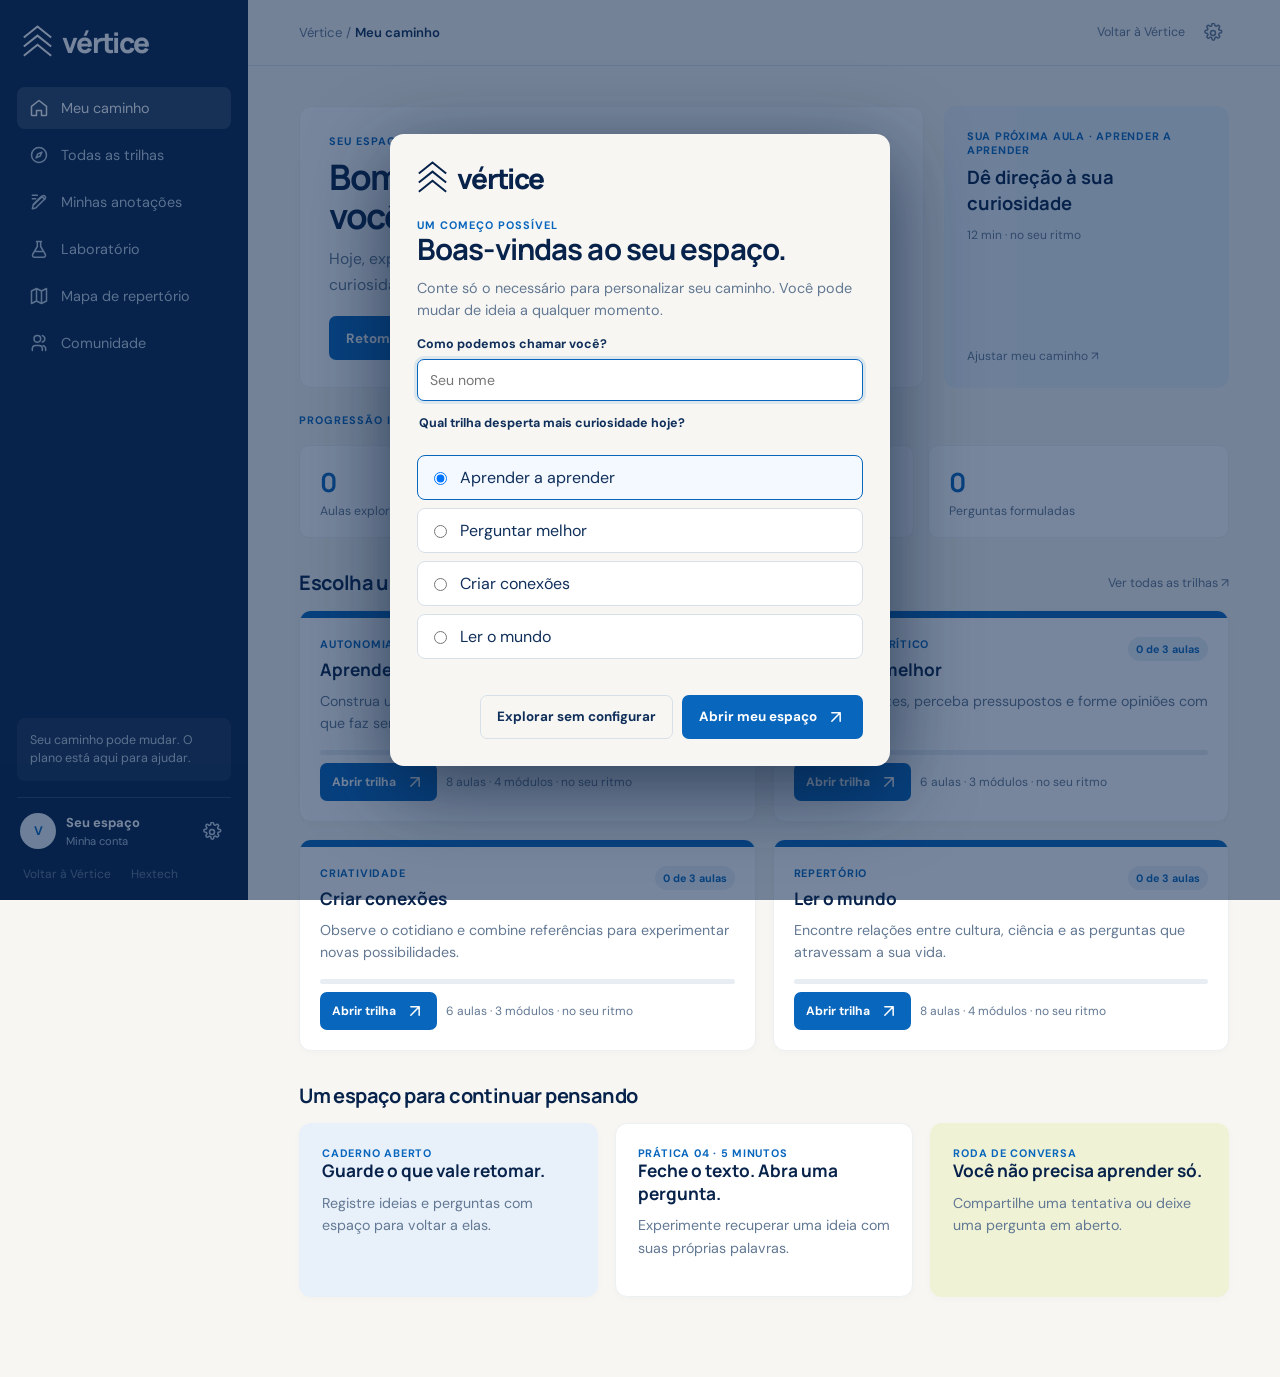
<file: vertice-app.html>
<!DOCTYPE html>
<html lang="pt-BR">
<head>
  <meta charset="UTF-8">
  <meta name="viewport" content="width=device-width, initial-scale=1.0">
  <meta name="theme-color" content="#08234b">
  <meta name="description" content="Seu espaço de aprendizagem Vértice: trilhas, práticas, caderno aberto e comunidade para aprender no seu ritmo.">
  <title>Meu espaço — Vértice</title>
  <link rel="preconnect" href="https://fonts.googleapis.com">
  <link rel="preconnect" href="https://fonts.gstatic.com" crossorigin>
  <link href="https://fonts.googleapis.com/css2?family=DM+Sans:wght@400;500;600;700&family=Manrope:wght@400;500;600;700;800&display=swap" rel="stylesheet">
  <link rel="stylesheet" href="vertice-app/styles.css">
  <script type="module" src="vertice-app/app.js"></script>
</head>
<body>
  <div id="app" aria-live="polite"></div>
  <div id="modal-root"></div>
</body>
</html>
</file>
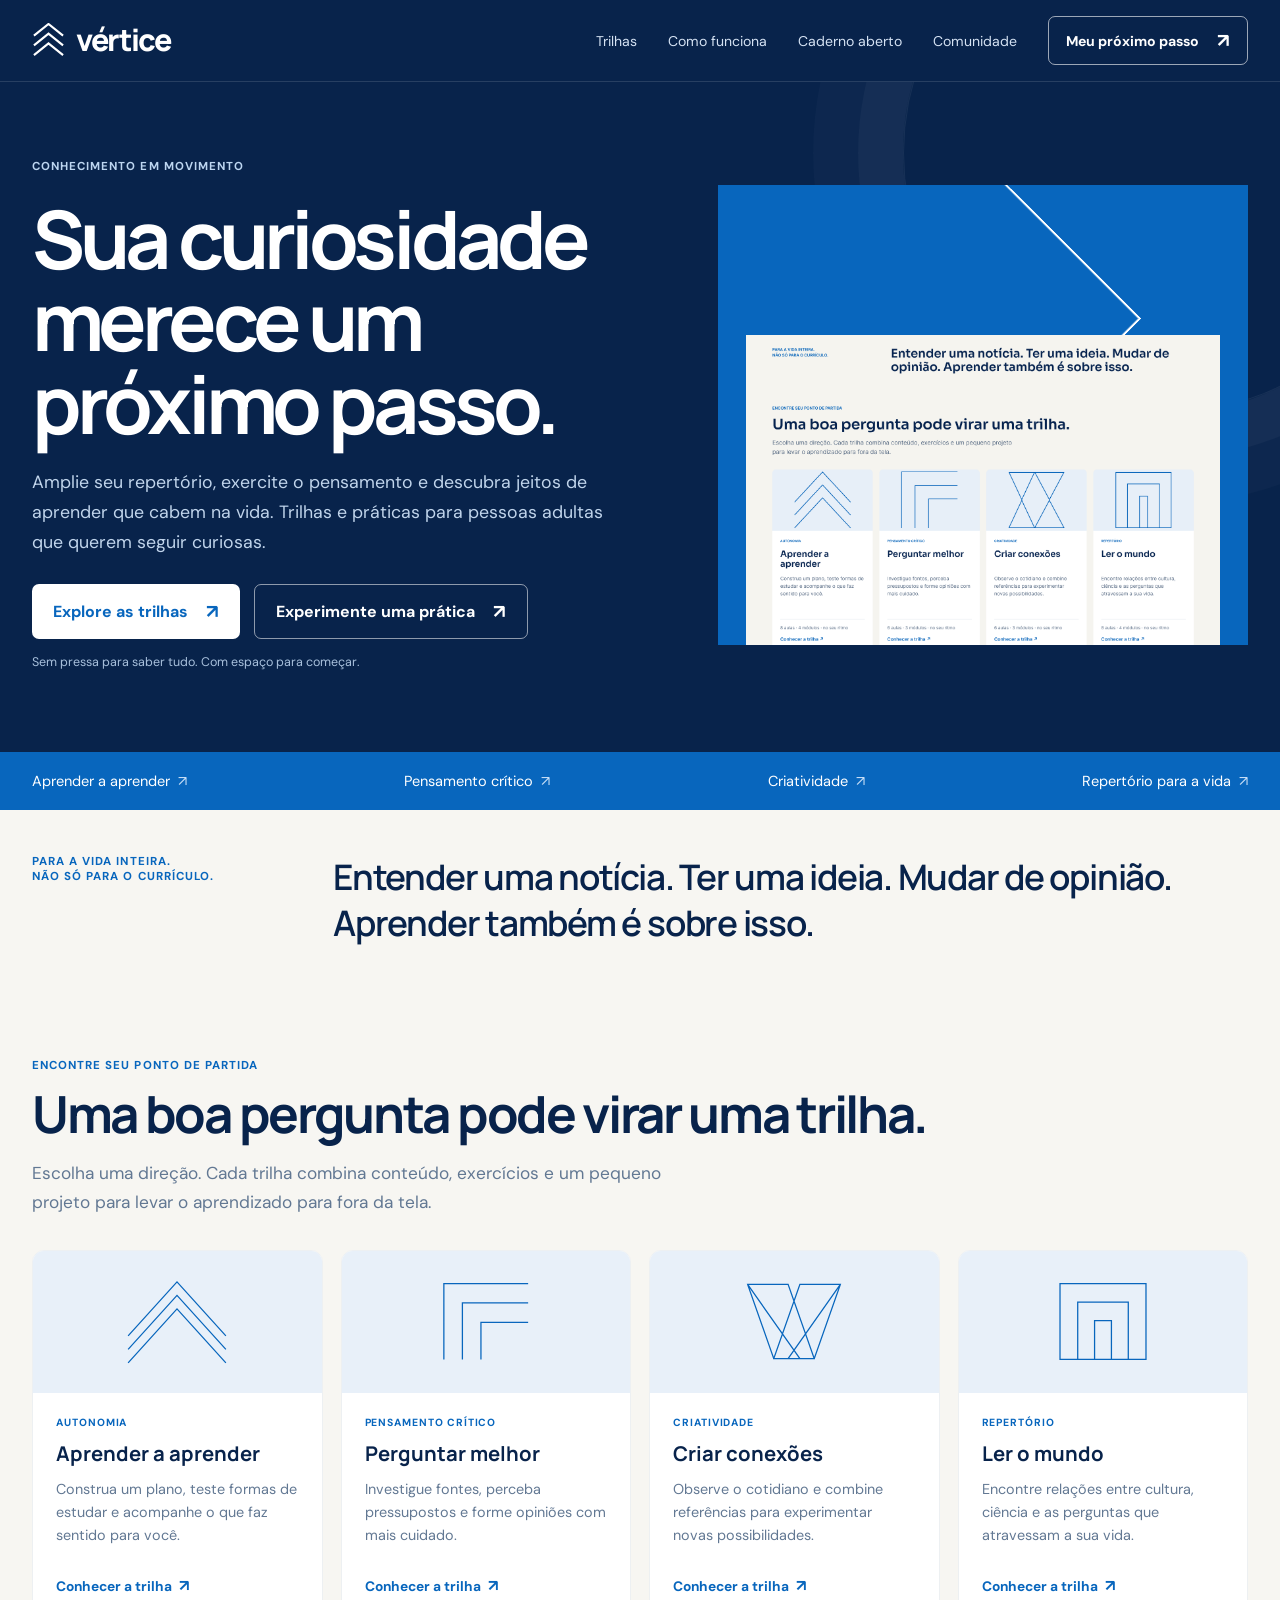
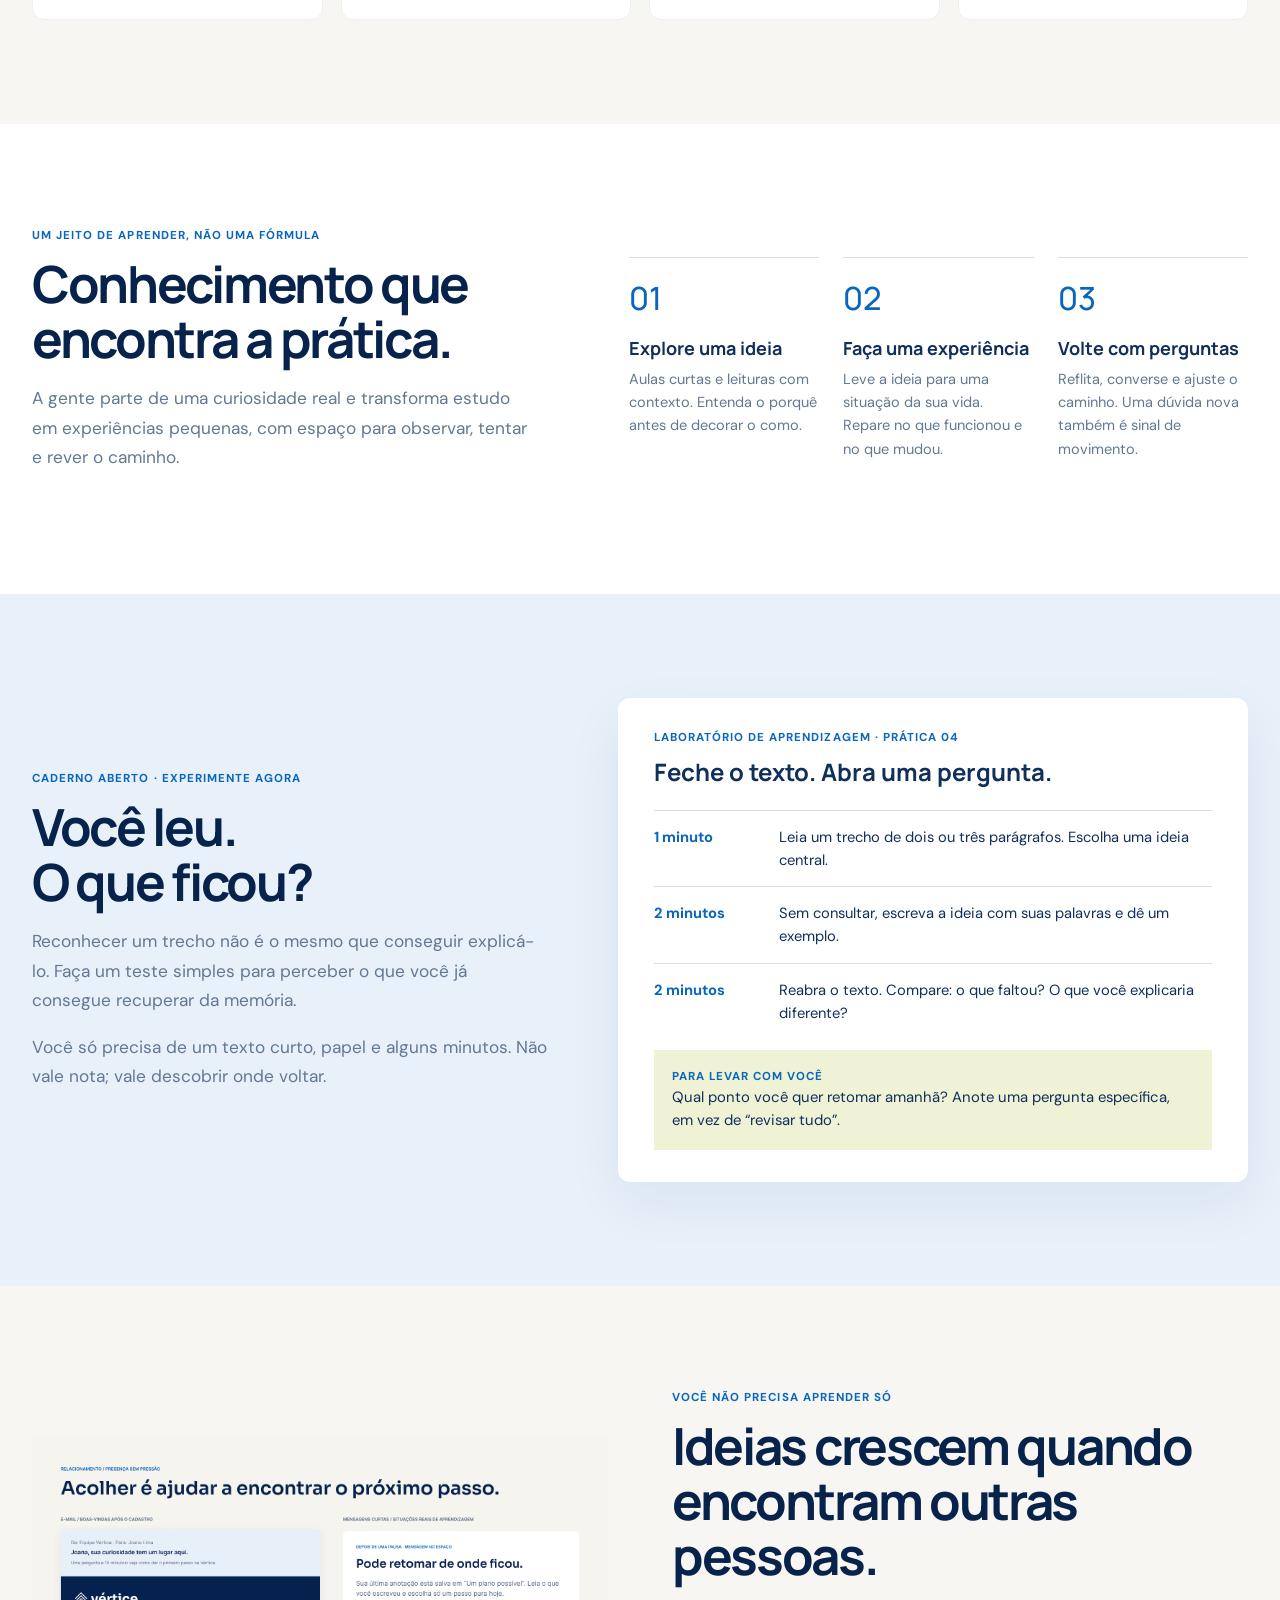
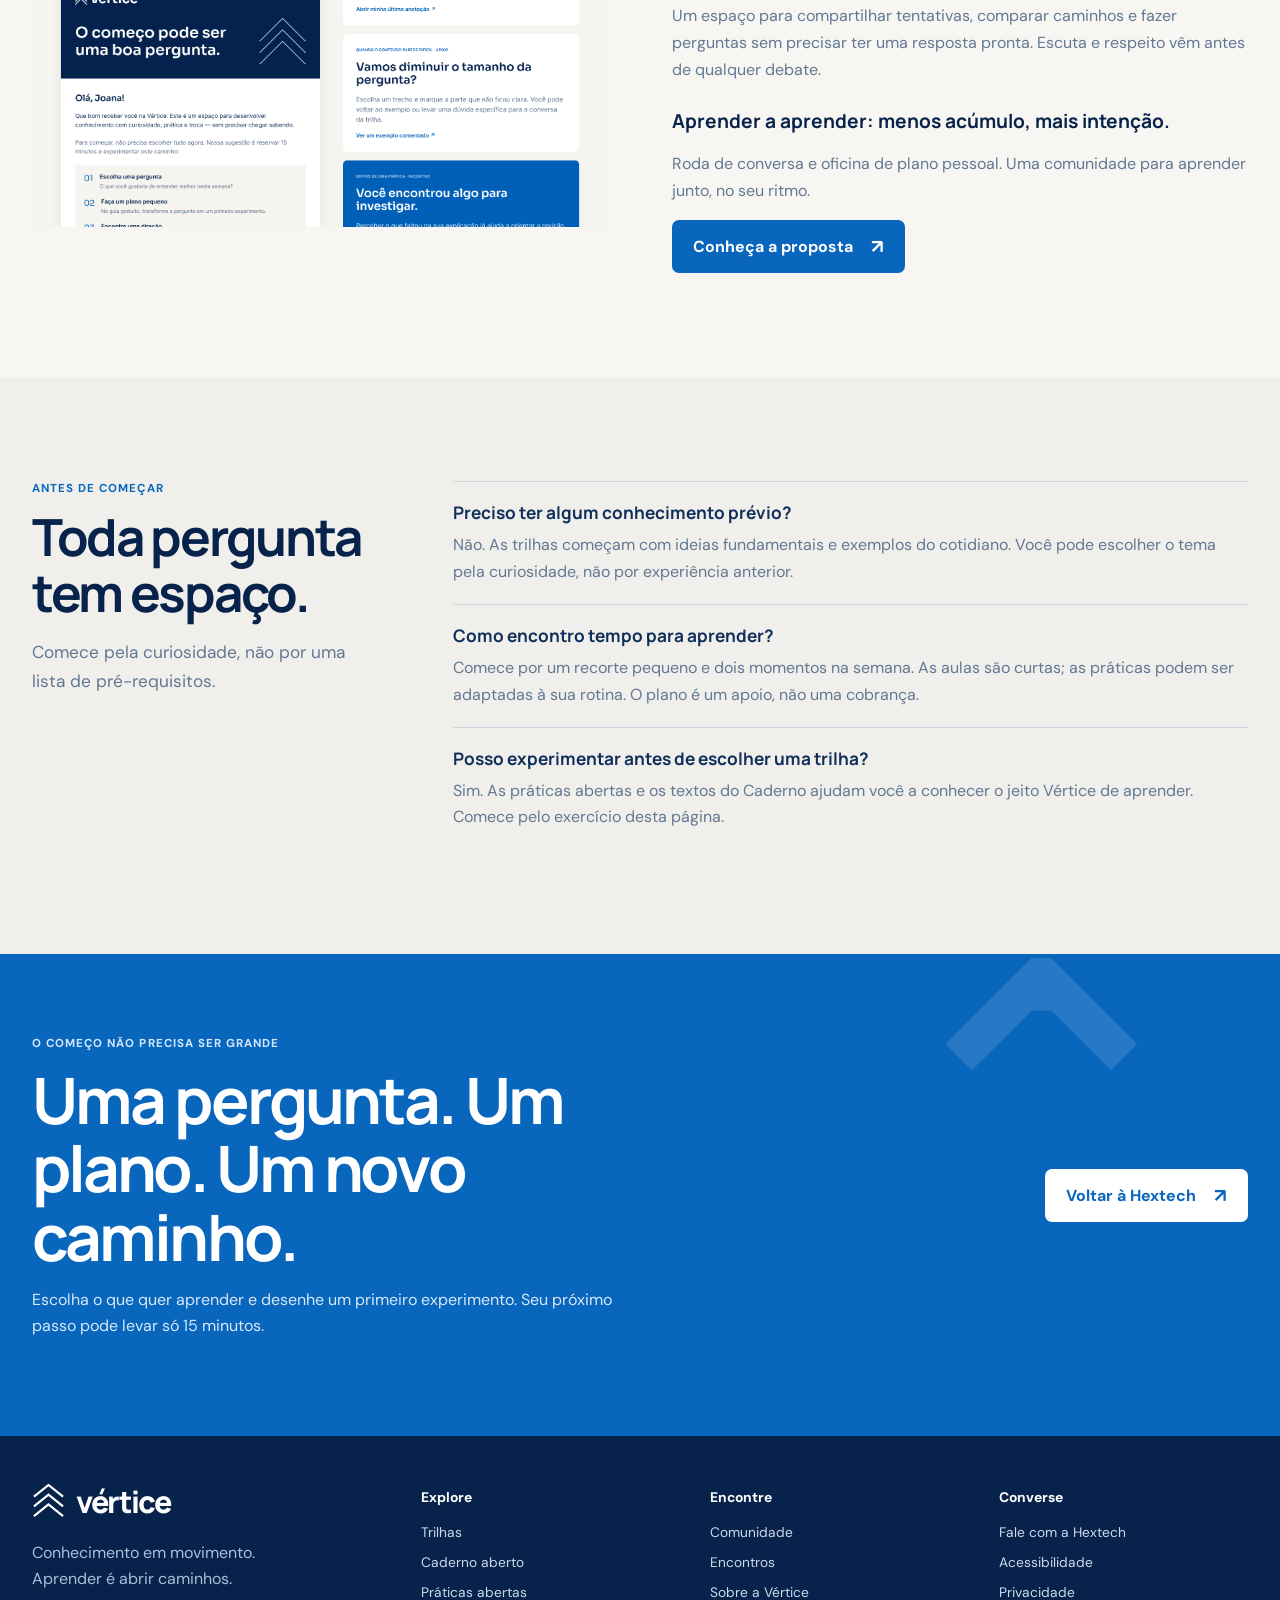
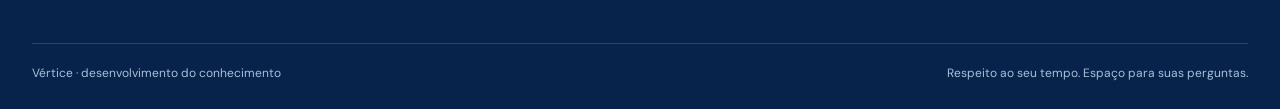
<file: vertice.html>
<!DOCTYPE html>
<html lang="pt-BR">
<head>
  <meta charset="UTF-8">
  <meta name="viewport" content="width=device-width, initial-scale=1.0">
  <meta name="theme-color" content="#08234b">
  <meta name="description" content="Vértice: conhecimento em movimento. Trilhas e práticas para pessoas adultas que querem seguir curiosas e aprender por toda a vida.">
  <title>Vértice — Conhecimento em movimento</title>
  <link rel="preconnect" href="https://fonts.googleapis.com">
  <link rel="preconnect" href="https://fonts.gstatic.com" crossorigin>
  <link href="https://fonts.googleapis.com/css2?family=DM+Sans:wght@400;500;600;700&family=Manrope:wght@400;500;600;700;800&display=swap" rel="stylesheet">
  <style>
    :root{--navy:#08234b;--blue:#0866bd;--blue-dark:#0757a7;--ice:#e8f0f9;--paper:#f7f6f2;--ink:#102f5b;--muted:#627893;--line:#d7e0e9;--white:#fff;--lime:#eff2d5;--width:1240px}
    *{box-sizing:border-box}html{scroll-behavior:smooth;scroll-padding-top:86px}body{margin:0;background:var(--paper);color:var(--ink);font-family:'DM Sans',sans-serif;-webkit-font-smoothing:antialiased}a{color:inherit;text-decoration:none}button{font:inherit}.wrap{width:min(var(--width),calc(100% - 64px));margin-inline:auto}.eyebrow{font-size:.72rem;text-transform:uppercase;letter-spacing:.09em;color:var(--blue);font-weight:700}.section{padding:104px 0}.section-title{font:700 clamp(2.15rem,4vw,3.5rem)/1.08 'Manrope',sans-serif;letter-spacing:-.045em;margin:13px 0 18px;color:var(--navy)}.section-intro{font-size:1.08rem;line-height:1.7;color:var(--muted);max-width:670px}.brand{display:inline-flex;align-items:center;gap:11px;color:var(--navy);font:800 1.9rem/1 'Manrope',sans-serif;letter-spacing:-.06em}.brand-mark{width:33px;height:35px;display:block}.brand-light{color:white}.nav{height:82px;background:var(--navy);color:white;position:sticky;top:0;z-index:20;border-bottom:1px solid #ffffff20}.nav-inner{height:100%;display:flex;align-items:center;justify-content:space-between}.nav-links{display:flex;align-items:center;gap:31px;font-size:.88rem;color:#d5e2f3}.nav-links a:hover{color:white}.nav-cta,.button{display:inline-flex;align-items:center;justify-content:center;gap:18px;padding:14px 21px;border-radius:7px;background:var(--white);color:var(--blue);font-weight:700;transition:transform .2s,background .2s}.nav-cta{border:1px solid #fff9;background:transparent;color:white;padding:11px 17px}.button:hover,.nav-cta:hover{transform:translateY(-2px)}.button-blue{background:var(--blue);color:white}.button-outline{background:transparent;color:white;border:1px solid #ffffff8a}.arrow{font-size:1.2rem}.hero{background:var(--navy);color:white;padding:77px 0 82px;overflow:hidden;position:relative}.hero:after{content:"";position:absolute;width:520px;height:520px;border:1px solid #ffffff10;border-radius:50%;right:-145px;top:-190px;box-shadow:0 0 0 45px #ffffff08,0 0 0 90px #ffffff05}.hero-grid{display:grid;grid-template-columns:1.08fr .92fr;gap:64px;align-items:center;position:relative;z-index:1}.hero-copy{max-width:610px}.hero .eyebrow{color:#bdd6f1}.hero h1{font:700 clamp(3.3rem,6.3vw,6rem)/1.02 'Manrope',sans-serif;letter-spacing:-.06em;margin:23px 0}.hero p{font-size:1.11rem;line-height:1.7;color:#c0d4eb;max-width:585px}.hero-actions{display:flex;gap:14px;flex-wrap:wrap;margin:27px 0 15px}.hero-note{font-size:.78rem;color:#a8c0dc}.hero-art{background:var(--blue);min-height:460px;display:flex;align-items:flex-end;justify-content:center;padding:28px 28px 0;position:relative;overflow:hidden}.hero-art:before{content:"";position:absolute;left:50%;top:23px;width:220px;height:220px;transform:translateX(-50%) rotate(45deg);border:1px solid #ffffffb0;border-left:0;border-bottom:0;box-shadow:10px -10px 0 -9px white,20px -20px 0 -19px white,30px -30px 0 -29px white,40px -40px 0 -39px white,50px -50px 0 -49px white,60px -60px 0 -59px white,70px -70px 0 -69px white}.hero-art img{width:100%;height:310px;object-fit:cover;object-position:50% 18%;position:relative;z-index:1;border:0}.ticker{background:var(--blue);color:white}.ticker-inner{display:flex;justify-content:space-between;gap:25px;align-items:center;min-height:58px;font-size:.91rem;white-space:nowrap;overflow:auto}.ticker span:after{content:'↗';margin-left:8px;color:#c8dff7}.intro-band{display:grid;grid-template-columns:.28fr 1fr;gap:45px;align-items:start;padding:44px 0 74px}.intro-band p{font:600 clamp(1.5rem,3vw,2.2rem)/1.3 'Manrope',sans-serif;letter-spacing:-.035em;margin:0;color:var(--navy)}.tracks{padding-top:38px}.track-grid{display:grid;grid-template-columns:repeat(4,1fr);gap:18px;margin-top:32px}.track{background:white;border-radius:12px;overflow:hidden;display:flex;flex-direction:column;min-height:370px;border:1px solid #edf0f2}.track-art{height:142px;background:var(--ice);display:grid;place-items:center;color:var(--blue)}.track-art svg{width:118px;height:95px;stroke:currentColor;stroke-width:1.5;fill:none}.track-body{padding:23px;display:flex;flex:1;flex-direction:column}.track .eyebrow{font-size:.65rem}.track h3{font:700 1.27rem/1.24 'Manrope',sans-serif;color:var(--navy);margin:12px 0}.track p{color:var(--muted);font-size:.9rem;line-height:1.6;margin:0 0 22px}.track a{margin-top:auto;color:var(--blue);font-weight:700;font-size:.86rem}.track a span{font-size:1rem;margin-left:4px}.method{background:white}.method-grid{display:grid;grid-template-columns:.9fr 1.1fr;gap:90px;align-items:center}.steps{display:grid;grid-template-columns:repeat(3,1fr);gap:24px}.step{border-top:1px solid var(--line);padding-top:18px}.step-no{font:500 2rem 'Manrope',sans-serif;color:var(--blue)}.step h3{font:700 1.13rem 'Manrope',sans-serif;margin:16px 0 8px}.step p{color:var(--muted);line-height:1.6;font-size:.91rem;margin:0}.practice{background:var(--ice)}.practice-grid{display:grid;grid-template-columns:.9fr 1.1fr;gap:70px;align-items:center}.practice-copy h2{font-size:clamp(2.4rem,4vw,4.2rem)}.practice-card{background:white;padding:32px 36px;border-radius:12px;box-shadow:0 20px 55px #173d6710}.practice-card h3{font:700 1.5rem 'Manrope',sans-serif;margin:10px 0 22px}.prompt{padding:15px 0;border-top:1px solid var(--line);display:grid;grid-template-columns:110px 1fr;gap:15px;line-height:1.55;font-size:.92rem}.prompt strong{color:var(--blue)}.practice-question{margin-top:10px;padding:18px;background:var(--lime);line-height:1.55;font-size:.93rem}.community-grid{display:grid;grid-template-columns:1fr 1fr;gap:64px;align-items:center}.community-image{height:390px;background:var(--navy);overflow:hidden;position:relative}.community-image img{width:100%;height:100%;object-fit:cover;object-position:top}.community-copy h2{font-size:clamp(2.3rem,4vw,3.5rem)}.community-copy p{line-height:1.7;color:var(--muted)}.community-copy .small-heading{font:700 1.2rem 'Manrope',sans-serif;color:var(--navy);margin-top:25px}.faq{background:#f0efeb}.faq-grid{display:grid;grid-template-columns:.6fr 1.4fr;gap:80px}.faq-item{padding:19px 0;border-top:1px solid #cdd6df}.faq-item h3{font:700 1.08rem 'Manrope',sans-serif;margin:0 0 8px}.faq-item p{margin:0;color:var(--muted);line-height:1.65}.final-cta{background:var(--blue);color:white;padding:82px 0;position:relative;overflow:hidden}.final-cta .wrap{display:flex;justify-content:space-between;align-items:center;gap:50px;position:relative;z-index:1}.final-cta h2{font:700 clamp(2.3rem,5vw,4rem)/1.07 'Manrope',sans-serif;letter-spacing:-.045em;max-width:690px;margin:15px 0}.final-cta p{color:#d7e8fb;max-width:600px;line-height:1.6}.final-cta:after{content:"⌃";font:200 28rem/1 'Manrope',sans-serif;color:#ffffff20;position:absolute;right:4%;top:-64px}.footer{background:var(--navy);color:#ccdaeb;padding:48px 0 28px}.footer-grid{display:grid;grid-template-columns:1.4fr 1fr 1fr 1fr;gap:40px}.footer p{color:#a9bfda;line-height:1.6;max-width:300px}.footer h3{font-size:.87rem;color:white;margin:4px 0 17px}.footer-links{display:grid;gap:12px;font-size:.86rem}.footer-links a:hover{color:white}.footer-bottom{display:flex;justify-content:space-between;gap:20px;border-top:1px solid #ffffff24;margin-top:35px;padding-top:21px;font-size:.75rem;color:#a9bfda}
    @media(max-width:900px){.hero-grid,.method-grid,.practice-grid,.community-grid{grid-template-columns:1fr;gap:40px}.hero-art{min-height:370px}.hero-art img{height:260px}.track-grid{grid-template-columns:repeat(2,1fr)}.intro-band{grid-template-columns:1fr;gap:18px}.method-grid{gap:36px}.faq-grid{grid-template-columns:1fr;gap:20px}.footer-grid{grid-template-columns:repeat(2,1fr)}.final-cta .wrap{align-items:flex-start;flex-direction:column}.nav-links{gap:15px}}
    @media(max-width:620px){.wrap{width:min(var(--width),calc(100% - 38px))}.nav{height:70px}.brand{font-size:1.65rem}.nav-links a:not(.nav-cta){display:none}.nav-links{gap:0}.hero{padding:58px 0 56px}.hero h1{font-size:3.25rem}.hero-grid{gap:34px}.hero-art{min-height:310px;padding:25px 18px 0}.hero-art img{height:220px}.ticker-inner{justify-content:flex-start;min-height:51px}.section{padding:76px 0}.track-grid{grid-template-columns:1fr}.track{min-height:0}.track-art{height:125px}.steps{grid-template-columns:1fr;gap:20px}.step{display:grid;grid-template-columns:52px 1fr;column-gap:14px}.step-no{grid-row:span 2}.step h3{margin:3px 0 6px}.step p{grid-column:2}.practice-card{padding:24px 20px}.prompt{grid-template-columns:82px 1fr}.community-image{height:280px}.footer-grid{grid-template-columns:1fr 1fr;gap:30px 20px}.footer-grid>div:first-child{grid-column:1/-1}.footer-bottom{flex-direction:column}.hero-actions .button{width:100%}}
  </style>
</head>
<body>
  <header class="nav">
    <div class="wrap nav-inner">
      <a class="brand brand-light" href="#inicio" aria-label="Vértice, início">
        <svg class="brand-mark" viewBox="0 0 34 36" aria-hidden="true"><path d="M2 13 17 1l15 12M2 23 17 11l15 12M2 33 17 21l15 12" fill="none" stroke="currentColor" stroke-width="2.2"/></svg> vértice
      </a>
      <nav class="nav-links" aria-label="Navegação principal">
        <a href="#trilhas">Trilhas</a><a href="#metodo">Como funciona</a><a href="#caderno">Caderno aberto</a><a href="#comunidade">Comunidade</a>
        <a class="nav-cta" href="vertice-app.html#inicio">Meu próximo passo <span class="arrow">↗</span></a>
      </nav>
    </div>
  </header>
  <main>
    <section class="hero" id="inicio">
      <div class="wrap hero-grid">
        <div class="hero-copy">
          <div class="eyebrow">Conhecimento em movimento</div>
          <h1>Sua curiosidade merece um próximo passo.</h1>
          <p>Amplie seu repertório, exercite o pensamento e descubra jeitos de aprender que cabem na vida. Trilhas e práticas para pessoas adultas que querem seguir curiosas.</p>
          <div class="hero-actions"><a class="button" href="vertice-app.html#trilhas">Explore as trilhas <span class="arrow">↗</span></a><a class="button button-outline" href="vertice-app.html#laboratorio">Experimente uma prática <span class="arrow">↗</span></a></div>
          <div class="hero-note">Sem pressa para saber tudo. Com espaço para começar.</div>
        </div>
        <div class="hero-art"><img src="Vértice — Descubra novos caminhos.png" alt="Composição da identidade Vértice com trilhas, prática e aprendizagem"></div>
      </div>
    </section>
    <div class="ticker"><div class="wrap ticker-inner"><span>Aprender a aprender</span><span>Pensamento crítico</span><span>Criatividade</span><span>Repertório para a vida</span></div></div>
    <section class="wrap intro-band" aria-label="Sobre a Vértice"><div class="eyebrow">Para a vida inteira.<br>Não só para o currículo.</div><p>Entender uma notícia. Ter uma ideia. Mudar de opinião. Aprender também é sobre isso.</p></section>
    <section class="section tracks" id="trilhas">
      <div class="wrap">
        <div class="eyebrow">Encontre seu ponto de partida</div><h2 class="section-title">Uma boa pergunta pode virar uma trilha.</h2>
        <p class="section-intro">Escolha uma direção. Cada trilha combina conteúdo, exercícios e um pequeno projeto para levar o aprendizado para fora da tela.</p>
        <div class="track-grid">
          <article class="track"><div class="track-art"><svg viewBox="0 0 140 100" aria-hidden="true"><path d="M12 83 70 19l58 64M12 99 70 35l58 64M12 67 70 3l58 64"/></svg></div><div class="track-body"><div class="eyebrow">Autonomia</div><h3>Aprender a aprender</h3><p>Construa um plano, teste formas de estudar e acompanhe o que faz sentido para você.</p><a href="vertice-app.html#trilha/aprender-a-aprender">Conhecer a trilha <span>↗</span></a></div></article>
          <article class="track"><div class="track-art"><svg viewBox="0 0 140 100" aria-hidden="true"><path d="M20 95V5h100M42 95V28h78M64 95V51h56"/></svg></div><div class="track-body"><div class="eyebrow">Pensamento crítico</div><h3>Perguntar melhor</h3><p>Investigue fontes, perceba pressupostos e forme opiniões com mais cuidado.</p><a href="vertice-app.html#trilha/perguntar-melhor">Conhecer a trilha <span>↗</span></a></div></article>
          <article class="track"><div class="track-art"><svg viewBox="0 0 140 100" aria-hidden="true"><path d="M15 6h48l31 88H46L15 6Zm110 0H77L46 94h48l31-88ZM15 6l62 88M125 6 63 94"/></svg></div><div class="track-body"><div class="eyebrow">Criatividade</div><h3>Criar conexões</h3><p>Observe o cotidiano e combine referências para experimentar novas possibilidades.</p><a href="vertice-app.html#trilha/criar-conexoes">Conhecer a trilha <span>↗</span></a></div></article>
          <article class="track"><div class="track-art"><svg viewBox="0 0 140 100" aria-hidden="true"><path d="M19 95V5h102v90H19Zm21 0V27h60v68H40Zm20 0V49h20v46H60Z"/></svg></div><div class="track-body"><div class="eyebrow">Repertório</div><h3>Ler o mundo</h3><p>Encontre relações entre cultura, ciência e as perguntas que atravessam a sua vida.</p><a href="vertice-app.html#trilha/ler-o-mundo">Conhecer a trilha <span>↗</span></a></div></article>
        </div>
      </div>
    </section>
    <section class="section method" id="metodo">
      <div class="wrap method-grid">
        <div><div class="eyebrow">Um jeito de aprender, não uma fórmula</div><h2 class="section-title">Conhecimento que encontra a prática.</h2><p class="section-intro">A gente parte de uma curiosidade real e transforma estudo em experiências pequenas, com espaço para observar, tentar e rever o caminho.</p></div>
        <div class="steps"><article class="step"><div class="step-no">01</div><h3>Explore uma ideia</h3><p>Aulas curtas e leituras com contexto. Entenda o porquê antes de decorar o como.</p></article><article class="step"><div class="step-no">02</div><h3>Faça uma experiência</h3><p>Leve a ideia para uma situação da sua vida. Repare no que funcionou e no que mudou.</p></article><article class="step"><div class="step-no">03</div><h3>Volte com perguntas</h3><p>Reflita, converse e ajuste o caminho. Uma dúvida nova também é sinal de movimento.</p></article></div>
      </div>
    </section>
    <section class="section practice" id="caderno">
      <div class="wrap practice-grid">
        <div class="practice-copy"><div class="eyebrow">Caderno aberto · experimente agora</div><h2 class="section-title">Você leu.<br>O que ficou?</h2><p class="section-intro">Reconhecer um trecho não é o mesmo que conseguir explicá-lo. Faça um teste simples para perceber o que você já consegue recuperar da memória.</p><p class="section-intro">Você só precisa de um texto curto, papel e alguns minutos. Não vale nota; vale descobrir onde voltar.</p></div>
        <div class="practice-card"><div class="eyebrow">Laboratório de aprendizagem · prática 04</div><h3>Feche o texto. Abra uma pergunta.</h3><div class="prompt"><strong>1 minuto</strong><span>Leia um trecho de dois ou três parágrafos. Escolha uma ideia central.</span></div><div class="prompt"><strong>2 minutos</strong><span>Sem consultar, escreva a ideia com suas palavras e dê um exemplo.</span></div><div class="prompt"><strong>2 minutos</strong><span>Reabra o texto. Compare: o que faltou? O que você explicaria diferente?</span></div><div class="practice-question"><div class="eyebrow">Para levar com você</div>Qual ponto você quer retomar amanhã? Anote uma pergunta específica, em vez de “revisar tudo”.</div></div>
      </div>
    </section>
    <section class="section" id="comunidade">
      <div class="wrap community-grid">
        <div class="community-image"><img src="Vértice — Relacionamento e acolhimento.png" alt="Peça de comunicação da Vértice sobre acolhimento e aprendizagem em comunidade"></div>
        <div class="community-copy"><div class="eyebrow">Você não precisa aprender só</div><h2 class="section-title">Ideias crescem quando encontram outras pessoas.</h2><p>Um espaço para compartilhar tentativas, comparar caminhos e fazer perguntas sem precisar ter uma resposta pronta. Escuta e respeito vêm antes de qualquer debate.</p><div class="small-heading">Aprender a aprender: menos acúmulo, mais intenção.</div><p>Roda de conversa e oficina de plano pessoal. Uma comunidade para aprender junto, no seu ritmo.</p><a class="button button-blue" href="vertice-app.html#comunidade">Conheça a proposta <span class="arrow">↗</span></a></div>
      </div>
    </section>
    <section class="section faq"><div class="wrap faq-grid"><div><div class="eyebrow">Antes de começar</div><h2 class="section-title">Toda pergunta tem espaço.</h2><p class="section-intro">Comece pela curiosidade, não por uma lista de pré-requisitos.</p></div><div><article class="faq-item"><h3>Preciso ter algum conhecimento prévio?</h3><p>Não. As trilhas começam com ideias fundamentais e exemplos do cotidiano. Você pode escolher o tema pela curiosidade, não por experiência anterior.</p></article><article class="faq-item"><h3>Como encontro tempo para aprender?</h3><p>Comece por um recorte pequeno e dois momentos na semana. As aulas são curtas; as práticas podem ser adaptadas à sua rotina. O plano é um apoio, não uma cobrança.</p></article><article class="faq-item"><h3>Posso experimentar antes de escolher uma trilha?</h3><p>Sim. As práticas abertas e os textos do Caderno ajudam você a conhecer o jeito Vértice de aprender. Comece pelo exercício desta página.</p></article></div></div></section>
    <section class="final-cta" id="comecar"><div class="wrap"><div><div class="eyebrow" style="color:#d5e8ff">O começo não precisa ser grande</div><h2>Uma pergunta. Um plano. Um novo caminho.</h2><p>Escolha o que quer aprender e desenhe um primeiro experimento. Seu próximo passo pode levar só 15 minutos.</p></div><a class="button" href="index.html" aria-label="Voltar ao site da Hextech">Voltar à Hextech <span class="arrow">↗</span></a></div></section>
  </main>
  <footer class="footer"><div class="wrap"><div class="footer-grid"><div><a class="brand brand-light" href="#inicio"><svg class="brand-mark" viewBox="0 0 34 36" aria-hidden="true"><path d="M2 13 17 1l15 12M2 23 17 11l15 12M2 33 17 21l15 12" fill="none" stroke="currentColor" stroke-width="2.2"/></svg> vértice</a><p>Conhecimento em movimento.<br>Aprender é abrir caminhos.</p></div><div><h3>Explore</h3><div class="footer-links"><a href="#trilhas">Trilhas</a><a href="#caderno">Caderno aberto</a><a href="#caderno">Práticas abertas</a></div></div><div><h3>Encontre</h3><div class="footer-links"><a href="#comunidade">Comunidade</a><a href="#comunidade">Encontros</a><a href="#metodo">Sobre a Vértice</a></div></div><div><h3>Converse</h3><div class="footer-links"><a href="index.html#contato">Fale com a Hextech</a><a href="#comecar">Acessibilidade</a><a href="index.html#contato">Privacidade</a></div></div></div><div class="footer-bottom"><span>Vértice · desenvolvimento do conhecimento</span><span>Respeito ao seu tempo. Espaço para suas perguntas.</span></div></div></footer>
</body>
</html>
</file>
<file: vertice-app/styles.css>
:root{--navy:#08234b;--blue:#0866bd;--blue-dark:#0757a7;--ice:#e8f0f9;--paper:#f7f6f2;--white:#ffffff;--ink:#102f5b;--muted:#627893;--line:#d7e0e9;--lime:#eff2d5;--font-title:'Manrope',sans-serif;--font-body:'DM Sans',sans-serif;--sidebar:248px;--radius:12px;--shadow:0 12px 34px rgba(8,35,75,.07)}
*{box-sizing:border-box}html{scroll-behavior:smooth}body{margin:0;background:var(--paper);color:var(--ink);font-family:var(--font-body);-webkit-font-smoothing:antialiased}button,input,textarea,select{font:inherit}button,a{-webkit-tap-highlight-color:transparent}a{color:inherit;text-decoration:none}button{color:inherit}.icon{width:20px;height:20px;display:inline-block;vertical-align:middle;fill:none;stroke:currentColor;stroke-width:1.8;stroke-linecap:round;stroke-linejoin:round}.shell{min-height:100vh}.sidebar{position:fixed;inset:0 auto 0 0;width:var(--sidebar);background:var(--navy);color:white;display:flex;flex-direction:column;padding:25px 17px 18px;z-index:20}.logo{display:inline-flex;align-items:center;gap:9px;font:800 1.75rem/1 var(--font-title);letter-spacing:-.06em;color:white;padding:0 5px 28px}.logo svg{width:31px;height:34px}.side-nav{display:grid;gap:5px}.nav-link{display:flex;align-items:center;gap:12px;padding:11px 12px;border-radius:8px;color:#bfd0e3;font-size:.9rem;transition:background .16s,color .16s}.nav-link:hover,.nav-link.active{background:#e8f0f91c;color:#fff}.nav-link.active{background:#e8f0f926}.side-spacer{flex:1}.side-note{font-size:.78rem;line-height:1.5;color:#c1d0e1;background:#ffffff10;padding:13px;border-radius:8px;margin-bottom:16px}.profile-row{border-top:1px solid #ffffff27;padding:15px 3px 1px;display:flex;align-items:center;gap:10px}.avatar{width:36px;height:36px;display:grid;place-items:center;border-radius:50%;background:var(--ice);color:var(--blue);font-weight:700;font-size:.78rem;flex:none}.profile-row strong{display:block;font-size:.81rem;color:#fff}.profile-row small{display:block;color:#aabed5;margin-top:3px;font-size:.7rem}.profile-settings{margin-left:auto;border:0;background:none;color:#c3d3e5;padding:6px;cursor:pointer;border-radius:6px}.profile-settings:hover{background:#ffffff17;color:#fff}.app-main{margin-left:var(--sidebar);min-height:100vh}.topbar{height:66px;border-bottom:1px solid var(--line);display:flex;align-items:center;justify-content:space-between;padding:0 clamp(20px,4vw,54px);background:#f7f6f2eF;position:sticky;top:0;z-index:10;backdrop-filter:blur(12px)}.crumb{font-size:.82rem;color:var(--muted)}.crumb strong{color:var(--ink);font-weight:600}.topbar-right{display:flex;gap:12px;align-items:center}.top-link{font-size:.78rem;color:var(--muted)}.top-link:hover{color:var(--blue)}.content{width:min(1240px,100%);margin:0 auto;padding:40px clamp(20px,4vw,54px) 80px}.page-head{display:flex;justify-content:space-between;gap:24px;align-items:flex-end;margin:0 0 27px}.eyebrow{font-size:.68rem;font-weight:700;letter-spacing:.09em;text-transform:uppercase;color:var(--blue)}h1,h2,h3,h4,p{margin-top:0}h1,.display-title{font:700 clamp(2rem,4.2vw,3.2rem)/1.1 var(--font-title);letter-spacing:-.045em;color:var(--navy);margin:10px 0 11px}h2{font:700 clamp(1.35rem,2.3vw,1.9rem)/1.2 var(--font-title);letter-spacing:-.03em;color:var(--navy);margin-bottom:13px}h3{font:700 1.08rem/1.3 var(--font-title);color:var(--navy);margin-bottom:9px}.lead{font-size:.98rem;line-height:1.65;color:var(--muted);max-width:720px;margin:0}.tiny{font-size:.75rem;color:var(--muted);line-height:1.5}.muted{color:var(--muted)}.grid{display:grid;gap:17px}.grid-2{grid-template-columns:repeat(2,minmax(0,1fr))}.grid-3{grid-template-columns:repeat(3,minmax(0,1fr))}.grid-4{grid-template-columns:repeat(4,minmax(0,1fr))}.card{background:var(--white);border:1px solid #edf0f2;border-radius:var(--radius);padding:22px;box-shadow:0 2px 8px rgba(8,35,75,.025)}.card-soft{background:var(--ice);border-color:transparent}.card-dark{background:var(--navy);color:white;border-color:transparent}.card-lime{background:var(--lime);border-color:transparent}.card p{line-height:1.6;color:var(--muted);font-size:.89rem}.card-dark p{color:#c7d8eb}.card-kicker{font-size:.68rem;color:var(--blue);font-weight:700;letter-spacing:.07em;text-transform:uppercase}.card-dark .card-kicker{color:#b9d8f9}.btn{display:inline-flex;align-items:center;justify-content:center;gap:9px;padding:11px 16px;border-radius:7px;border:1px solid transparent;background:var(--blue);color:#fff;font-weight:700;font-size:.84rem;cursor:pointer;transition:background .16s,transform .16s}.btn:hover{background:var(--blue-dark);transform:translateY(-1px)}.btn:disabled{opacity:.45;cursor:not-allowed;transform:none}.btn-ghost{background:transparent;color:var(--ink);border-color:var(--line)}.btn-ghost:hover{background:var(--ice);color:var(--blue);border-color:#c9d9ea}.btn-white{background:#fff;color:var(--blue)}.btn-white:hover{background:var(--ice)}.btn-small{padding:8px 11px;font-size:.76rem}.btn-danger{background:#fff;color:#8b3e3e;border-color:#e7caca}.btn-danger:hover{background:#fbefef;color:#8b3e3e}.icon-btn{border:0;background:none;color:var(--muted);padding:6px;border-radius:6px;cursor:pointer}.icon-btn:hover{background:var(--ice);color:var(--blue)}.actions{display:flex;gap:9px;align-items:center;flex-wrap:wrap}.stack{display:grid;gap:14px}.split{display:grid;grid-template-columns:1.2fr .8fr;gap:18px}.welcome-row{display:grid;grid-template-columns:1fr 285px;gap:20px;align-items:stretch;margin-bottom:25px}.welcome-row .welcome{padding:27px 29px;background:var(--white);border:1px solid #edf0f2;border-radius:var(--radius)}.welcome-row h1{font-size:2.2rem}.resume-card{padding:23px;background:var(--ice);border-radius:var(--radius);display:flex;flex-direction:column;justify-content:space-between}.resume-card strong{font:700 1.15rem var(--font-title);color:var(--navy);display:block;margin:7px 0}.stat-grid{display:grid;grid-template-columns:repeat(3,1fr);gap:14px;margin:18px 0 31px}.stat{background:#fff;border:1px solid #edf0f2;border-radius:10px;padding:18px 20px}.stat-value{font:700 1.65rem var(--font-title);color:var(--blue)}.stat-label{font-size:.77rem;color:var(--muted);margin-top:3px}.track-card{padding:0;overflow:hidden}.track-card-top{height:7px;background:var(--blue)}.track-card-body{padding:19px 20px 20px}.track-heading{display:flex;justify-content:space-between;align-items:flex-start;gap:12px}.track-heading h3{font-size:1.08rem;margin:8px 0}.pill{display:inline-flex;align-items:center;padding:5px 8px;border-radius:99px;background:var(--ice);color:var(--blue);font-size:.67rem;font-weight:700}.progress-line{height:5px;border-radius:9px;background:#e7edf3;overflow:hidden;margin:15px 0 8px}.progress-line span{height:100%;display:block;background:var(--blue);border-radius:9px}.section-label{display:flex;align-items:center;justify-content:space-between;gap:16px;margin:33px 0 15px}.section-label h2{font-size:1.25rem;margin:0}.empty{padding:30px;border:1px dashed #c9d6e3;border-radius:10px;text-align:center;color:var(--muted);background:#ffffff82}.empty .icon{color:var(--blue);width:28px;height:28px;margin-bottom:9px}.lesson-card{display:flex;flex-direction:column;min-height:175px}.lesson-card .actions{margin-top:auto;padding-top:12px}.lesson-card p{margin-bottom:16px}.list-row{display:flex;align-items:center;gap:13px;padding:14px 0;border-top:1px solid var(--line)}.list-row:first-child{border-top:0}.list-number{font:500 1.3rem var(--font-title);color:var(--blue);width:34px}.list-row-copy{flex:1}.list-row-copy strong{display:block;font-size:.9rem}.list-row-copy small{font-size:.74rem;color:var(--muted)}.stepper{display:grid;grid-template-columns:repeat(3,1fr);background:var(--ice);padding:6px;border-radius:9px;margin:22px 0}.stepper button{border:0;background:transparent;color:var(--muted);font-weight:600;font-size:.81rem;padding:11px 8px;border-radius:6px;cursor:pointer}.stepper button.active{background:#fff;color:var(--blue);box-shadow:0 1px 5px #09244b12}.reading{font-size:1.03rem;line-height:1.9;color:#274568;max-width:780px}.quote{padding:16px 19px;border-left:3px solid var(--blue);background:var(--ice);color:var(--ink);line-height:1.6;border-radius:0 8px 8px 0;font-size:.89rem}.media-placeholder{background:var(--navy);color:white;border-radius:9px;padding:23px;display:flex;align-items:center;gap:15px;margin:18px 0}.media-placeholder .play{width:42px;height:42px;border-radius:50%;border:1px solid #ffffff80;display:grid;place-items:center;flex:none}.media-placeholder strong{display:block;font-size:.88rem}.media-placeholder span{display:block;color:#bbcee3;font-size:.76rem;margin-top:4px}.field{display:grid;gap:7px;margin-bottom:14px}.field label{font-size:.78rem;font-weight:700;color:var(--ink)}.field input,.field textarea,.field select{width:100%;border:1px solid #cbd7e2;background:#fff;border-radius:7px;padding:11px 12px;color:var(--ink);outline:none;font-size:.88rem}.field input:focus,.field textarea:focus,.field select:focus{border-color:var(--blue);box-shadow:0 0 0 3px #0866bd1c}.field textarea{resize:vertical;min-height:110px;line-height:1.55}.field textarea.short{min-height:74px}.field .hint{font-size:.72rem;color:var(--muted)}.form-grid{display:grid;grid-template-columns:1fr 1fr;gap:13px}.toolbar{display:flex;gap:10px;flex-wrap:wrap;align-items:center;margin:0 0 17px}.toolbar input,.toolbar select{border:1px solid var(--line);background:#fff;border-radius:7px;padding:10px 12px;color:var(--ink);font-size:.83rem}.toolbar input{flex:1;min-width:190px}.note-layout{display:grid;grid-template-columns:minmax(220px,.72fr) minmax(0,1.5fr);gap:17px;align-items:start}.note-list{display:grid;gap:8px}.note-item{padding:13px;border:1px solid var(--line);background:#fff;border-radius:8px;cursor:pointer}.note-item:hover,.note-item.selected{border-color:#8db5db;background:#f8fbff}.note-item strong{display:block;font-size:.83rem;color:var(--navy);margin-bottom:5px}.note-item small{color:var(--muted);font-size:.7rem}.note-editor{min-height:430px}.lab-layout{display:grid;grid-template-columns:.88fr 1.12fr;gap:18px;align-items:start}.lab-clock{font:700 2rem var(--font-title);color:var(--blue);letter-spacing:.02em}.timer-track{height:7px;border-radius:9px;background:#e5ebf1;overflow:hidden;margin:14px 0 8px}.timer-track span{display:block;height:100%;background:var(--blue);transition:width .3s}.text-sample{padding:20px;background:var(--white);border:1px solid var(--line);border-radius:9px;line-height:1.75;font-size:.93rem}.compare-grid{display:grid;grid-template-columns:1fr 1fr;gap:13px}.compare-box{padding:15px;border-radius:9px;background:#fff;border:1px solid var(--line);line-height:1.65;font-size:.87rem;white-space:pre-wrap}.timeline{position:relative;display:grid;gap:0;margin:10px 0 0 7px}.timeline:before{content:"";position:absolute;left:6px;top:11px;bottom:11px;border-left:1px solid var(--line)}.timeline-item{position:relative;padding:0 0 23px 27px}.timeline-item:before{content:"";position:absolute;left:1px;top:5px;width:11px;height:11px;background:var(--blue);border:3px solid var(--paper);box-shadow:0 0 0 1px var(--blue);border-radius:50%}.timeline-item strong{font-size:.87rem}.timeline-item p{font-size:.82rem;color:var(--muted);line-height:1.55;margin:5px 0}.bar-row{display:grid;grid-template-columns:150px 1fr 35px;gap:12px;align-items:center;margin:15px 0;font-size:.8rem}.bar-row .progress-line{margin:0}.community-compose{display:grid;grid-template-columns:1fr auto;gap:10px;align-items:end}.community-compose .field{margin:0}.post{padding:19px 20px}.post-head{display:flex;align-items:center;gap:10px;margin-bottom:12px}.post-head .avatar{width:34px;height:34px}.post-meta{flex:1}.post-meta strong{font-size:.82rem}.post-meta small{display:block;font-size:.7rem;color:var(--muted);margin-top:3px}.post-text{font-size:.9rem;line-height:1.65;margin-bottom:14px}.reply{margin:10px 0 0 36px;padding:10px 12px;background:var(--paper);border-radius:7px;font-size:.78rem;line-height:1.55}.reply strong{color:var(--blue)}.post-reply{display:flex;gap:8px;margin:13px 0 0 36px}.post-reply input{flex:1;min-width:0;padding:9px 11px;border:1px solid var(--line);border-radius:7px;font-size:.79rem}.badge{font-size:.67rem;color:var(--blue);background:var(--ice);border-radius:20px;padding:4px 8px}.modal-backdrop{position:fixed;inset:0;z-index:100;background:#08234b8c;display:grid;place-items:center;padding:16px}.modal{background:var(--paper);width:min(500px,100%);max-height:min(90vh,750px);overflow:auto;border-radius:14px;padding:27px;box-shadow:0 22px 80px #061a35a6}.modal .logo{color:var(--navy);padding:0;margin-bottom:23px}.modal h2{margin-bottom:9px}.modal p{line-height:1.55;color:var(--muted);font-size:.9rem}.modal-actions{display:flex;gap:9px;justify-content:flex-end;flex-wrap:wrap;margin-top:20px}.choice-list{display:grid;gap:8px;margin:16px 0}.choice{display:flex;align-items:center;gap:10px;padding:11px;border:1px solid var(--line);border-radius:8px;background:#fff;cursor:pointer}.choice:has(input:checked){border-color:var(--blue);background:#f4f9ff}.toast{position:fixed;right:22px;bottom:22px;z-index:120;background:var(--navy);color:white;padding:12px 16px;border-radius:8px;box-shadow:var(--shadow);font-size:.83rem;animation:toast-in .2s ease}@keyframes toast-in{from{opacity:0;transform:translateY(6px)}to{opacity:1;transform:translateY(0)}}.mobile-bar{display:none}.sr-only{position:absolute;width:1px;height:1px;padding:0;margin:-1px;overflow:hidden;clip:rect(0,0,0,0);white-space:nowrap;border:0}.footer-links{display:flex;gap:20px;flex-wrap:wrap}.footer-links a{color:var(--muted);font-size:.75rem}.footer-links a:hover{color:var(--blue)}
@media(max-width:1050px){:root{--sidebar:220px}.grid-4{grid-template-columns:repeat(2,minmax(0,1fr))}.grid-3{grid-template-columns:repeat(2,minmax(0,1fr))}.lab-layout{grid-template-columns:1fr}.welcome-row{grid-template-columns:1fr 250px}}
@media(max-width:760px){:root{--sidebar:0px}.sidebar{display:none}.app-main{margin-left:0;padding-bottom:68px}.topbar{height:57px;padding:0 18px}.content{padding:27px 18px 42px}.mobile-bar{display:grid;grid-template-columns:repeat(5,1fr);position:fixed;z-index:30;inset:auto 0 0;background:var(--navy);padding:7px 4px max(7px,env(safe-area-inset-bottom));box-shadow:0 -5px 20px #08234b1b}.mobile-bar .nav-link{display:flex;flex-direction:column;align-items:center;justify-content:center;gap:3px;border-radius:6px;padding:6px 2px;font-size:.59rem;color:#b6c9df}.mobile-bar .nav-link .icon{width:18px;height:18px}.mobile-bar .nav-link.active{background:#ffffff20;color:#fff}.welcome-row{grid-template-columns:1fr}.welcome-row h1{font-size:1.85rem}.resume-card{min-height:145px}.stat-grid{gap:8px}.stat{padding:14px 12px}.stat-value{font-size:1.4rem}.stat-label{font-size:.68rem}.page-head{display:block}.page-head>.actions{margin-top:15px}.note-layout{grid-template-columns:1fr}.note-list{grid-template-columns:repeat(2,minmax(0,1fr))}.note-editor{min-height:0}.split{grid-template-columns:1fr}.bar-row{grid-template-columns:110px 1fr 30px}.compare-grid{grid-template-columns:1fr}.top-link{font-size:.7rem}}
@media(max-width:480px){.grid-2,.grid-3,.grid-4{grid-template-columns:1fr}.stat-grid{grid-template-columns:repeat(3,1fr)}.stat{padding:12px 9px}.stat-label{min-height:30px;line-height:1.35}.form-grid{grid-template-columns:1fr}.note-list{grid-template-columns:1fr}.community-compose{grid-template-columns:1fr}.post-reply{margin-left:0}.reply{margin-left:0}.footer-links{gap:12px}.actions>.btn{flex:1}}
@media(prefers-reduced-motion:reduce){*,*::before,*::after{scroll-behavior:auto!important;animation-duration:.01ms!important;animation-iteration-count:1!important;transition-duration:.01ms!important}}
</file>
